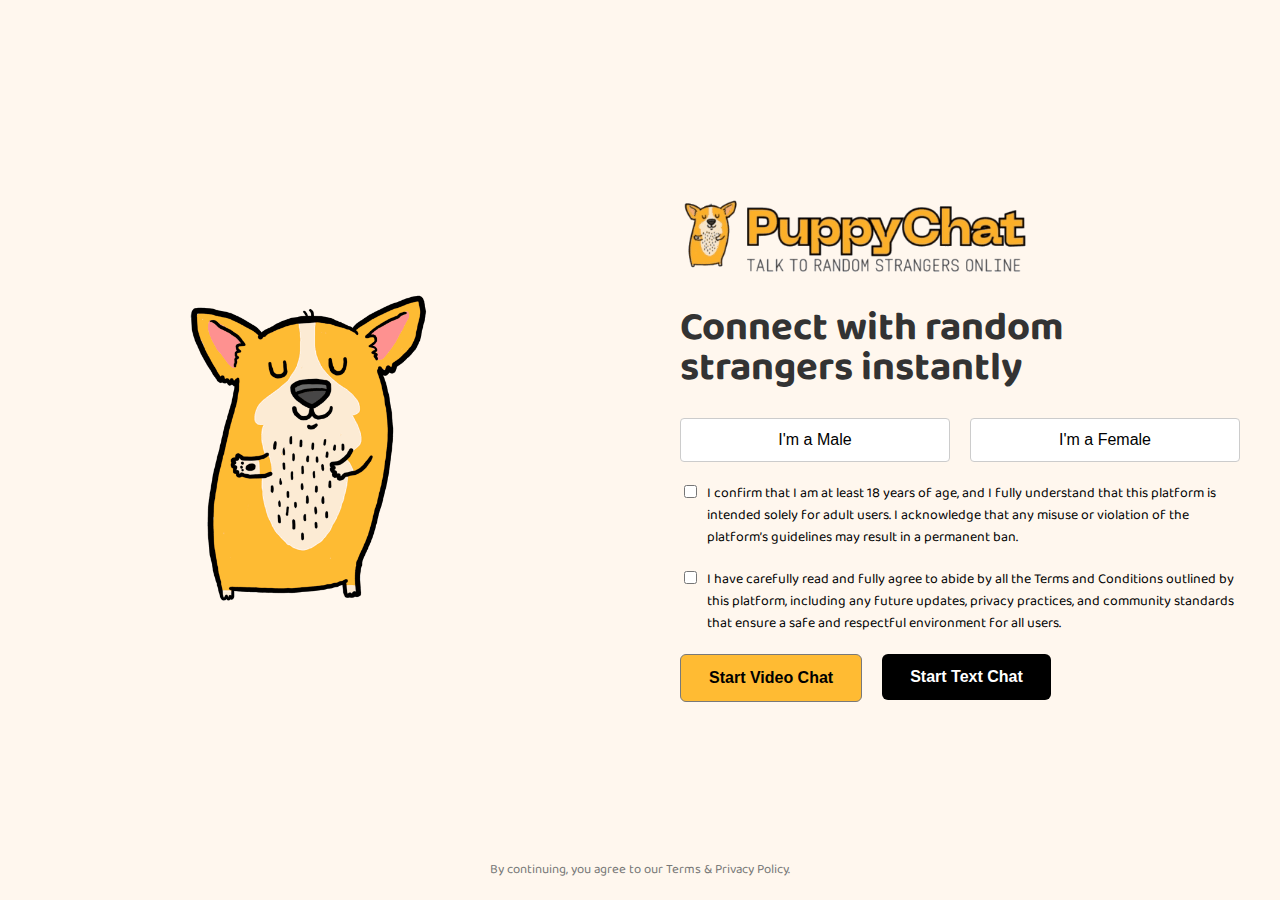
<file: public/index.html>
<!DOCTYPE html>
<html lang="en">
<head>
  <meta charset="UTF-8" />
  <meta name="viewport" content="width=device-width, initial-scale=1.0" />
  <title>Omiggle - Chat Landing</title>
  <link href="https://fonts.googleapis.com/css2?family=Baloo+2&display=swap" rel="stylesheet">
  <style>
    * {
      box-sizing: border-box;
    }

    body, html {
      margin: 0;
      padding: 0;
      height: 100%;
      font-family: 'Baloo 2', cursive;
      background: #fff7ee;
    }

    .hero {
      display: flex;
      height: 100vh;
    }

    .left-side {
      width: 50%;
      background: #fff7ee;
      display: flex;
      flex-direction: column;
      justify-content: center;
      align-items: center;
      position: relative;
      padding: 30px;
    }

    .left-side img {
      max-width: 300px;
      height: auto;
    }

    .left-bottom-text {
      position: absolute;
      bottom: 20px;
      font-size: 13px;
      color: #777;
      text-align: center;
      width: 100%;
    }

    .right-side {
      width: 50%;
      background: #fff7ee;
      display: flex;
      flex-direction: column;
      justify-content: center;
      padding: 40px;
    }

    .right-side h1 {
      font-size: 36px;
      margin-bottom: 10px;
    }

    .right-side h2 {
      font-size: 40px;
      margin-bottom: 30px;
      color: #333;
      line-height: 40px;
    }

    .gender-select {
      display: flex;
      gap: 20px;
      margin-bottom: 20px;
    }

    .gender-select button {
      flex: 1;
      padding: 12px;
      font-size: 16px;
      border: 1px solid #ccc;
      background: #fff;
      cursor: pointer;
      border-radius: 4px;
      transition: background-color 0.3s;
    }

    .gender-select button:hover {
      background-color: #eee;
    }

    .gender-select button:focus {
  outline: none;
}

.gender-select button.selected {
  background-color: #ffd580;
  border-color: #ffa500;
  color: #000;
}



    .terms {
      display: flex;
      align-items: center;
      margin-bottom: 20px;
      font-size: 14px;
      align-items: flex-start;
    }

    .terms input {
      margin-right: 10px;
    }

    .chat-buttons {
      display: flex;
      gap: 20px;
    }

    .chat-buttons a button {
      padding: 14px 28px;
      font-size: 16px;
      font-weight: 600;
      color: black;
      background-color: #ffbb33;
      border: 1px solid #797979;
      border-radius: 6px;
      cursor: pointer;
    }

    .chat-buttons a:last-child button {
      color: white;
      background: black;
      border: none;
    }

    @media (max-width: 768px) {
  .hero {
    flex-direction: column;
  }

  .left-side {
    display: none;
  }

  .right-side {
    width: 100%;
    height: 100vh;
  }
}
.right-side-img {
  width: 350px;
  max-width: 100%;
}

/* Responsive adjustment for mobile */
@media (max-width: 768px) {
  .right-side-img {
    max-width: 300px;
  display: block;
  margin: 0 auto;
  }
}


  </style>
</head>
<body>
  <div class="hero">
    <div class="left-side">
      <img src="12538.gif" alt="Dancing Puppy GIF" />
    </div>

    <div class="right-side">
      <img class="right-side-img" src="logo.gif" alt="Dancing Puppy GIF" />
      <h2>Connect with random strangers instantly</h2>

      <div class="gender-select">
        <button>I'm a Male</button>
        <button>I'm a Female</button>
      </div>

      <label class="terms">
  <input type="checkbox" /> I confirm that I am at least 18 years of age, and I fully understand that this platform is intended solely for adult users. I acknowledge that any misuse or violation of the platform’s guidelines may result in a permanent ban.
</label>
      <label class="terms">
  <input type="checkbox" /> I have carefully read and fully agree to abide by all the Terms and Conditions outlined by this platform, including any future updates, privacy practices, and community standards that ensure a safe and respectful environment for all users.
</label>


      <div class="chat-buttons">
        <a href="/video.html"><button>Start Video Chat</button></a>
        <a href="/text.html"><button>Start Text Chat</button></a>
      </div>
    </div>
    <div class="left-bottom-text">By continuing, you agree to our Terms & Privacy Policy.</div>
  </div>
  <script>
  const genderButtons = document.querySelectorAll('.gender-select button');
  genderButtons.forEach(button => {
    button.addEventListener('click', () => {
      genderButtons.forEach(btn => btn.classList.remove('selected'));
      button.classList.add('selected');
    });
  });
</script>

</body>
</html>
</file>
